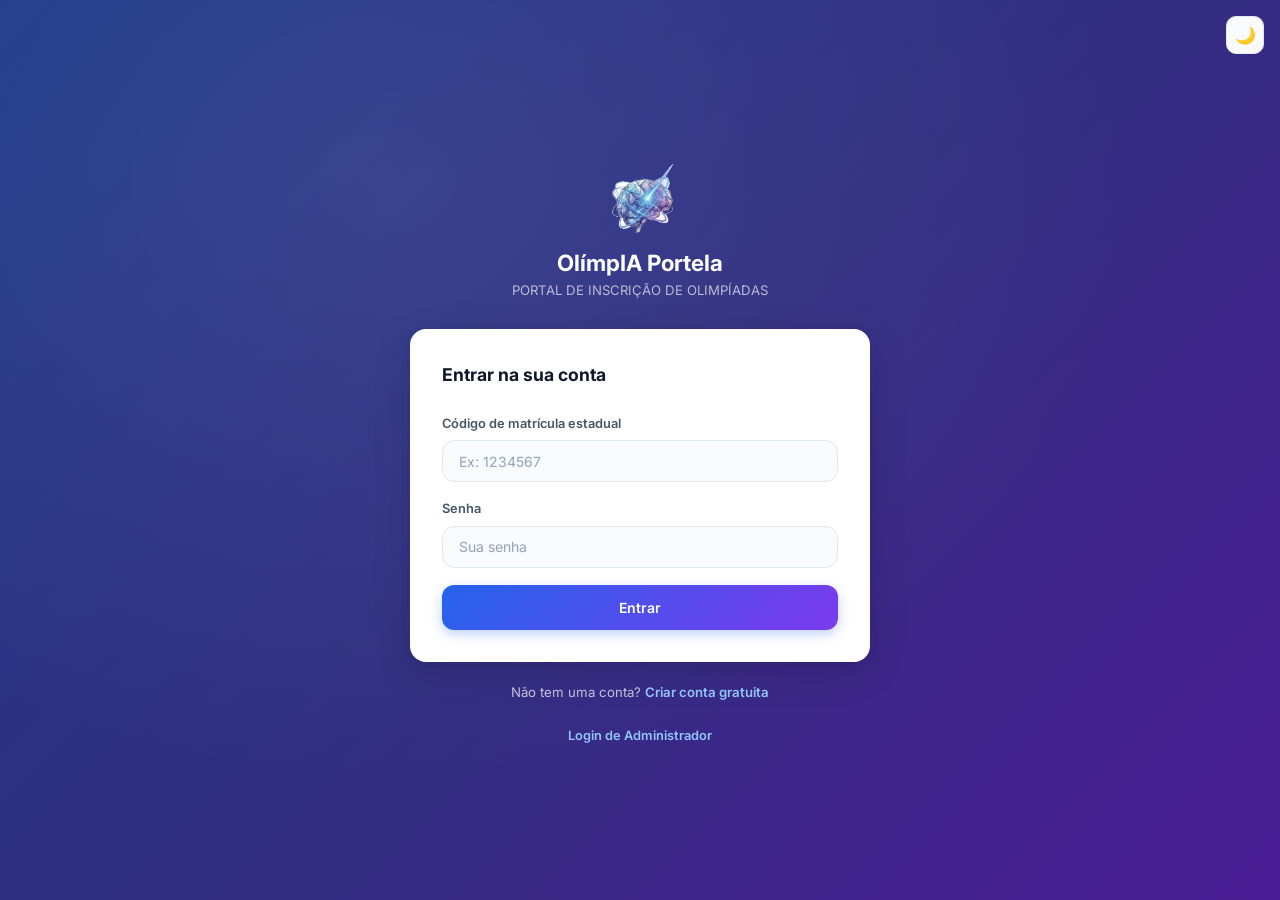
<file: index.html>
<!DOCTYPE html>
<html lang="pt-BR">
<head>
  <meta charset="UTF-8" />
  <meta name="viewport" content="width=device-width, initial-scale=1.0" />
  <title>OlímpIA Portela — Início</title>
  <meta name="description" content="Confira e inscreva-se nas olimpíadas disponíveis para alunos da rede pública estadual." />
  <link rel="stylesheet" href="style.css?v=1.2" />
  <script>try{var t=localStorage.getItem('olimpiadas_theme');if(t==='dark'||(!t&&matchMedia('(prefers-color-scheme: dark)').matches))document.documentElement.setAttribute('data-theme','dark');}catch(e){}</script>
</head>
<body class="app-page">

  <a href="#main-content" class="skip-link">Pular para o conteúdo principal</a>

  <!-- Header -->
  <header class="app-header" role="banner">
    <div class="header-inner">
      <div class="brand">
        <div class="brand-icon" style="background: transparent; display: flex; align-items: center; justify-content: center; width: 40px; height: 40px; overflow: hidden;" role="img" aria-label="OlímpIA Portela"><img src="logo.png" alt="" style="width: 90%; height: 90%; object-fit: contain;" /></div>
        <div>
          <div class="brand-name">OlímpIA Portela</div>
          <div class="brand-sub">PORTAL DE INSCRIÇÃO DE OLIMPÍADAS</div>
        </div>
      </div>
      <div class="header-right">
        <div class="user-info">
          <div class="user-label">Olá,</div>
          <div class="user-name" id="user-name">Carregando...</div>
        </div>
        <button class="btn-admin" id="btn-admin" style="display:none" aria-label="Checar pedidos de inscrição">
          📋 Checar pedidos <span class="badge-count" id="badge-count" aria-hidden="true"></span>
        </button>
        <button class="btn-logout" id="btn-logout" aria-label="Sair da conta">⬅ Sair</button>
        <button class="theme-toggle" onclick="toggleTheme()" aria-label="Mudar para tema escuro">🌙</button>
      </div>
    </div>
  </header>

  <!-- Hero -->
  <section class="hero">
    <div class="hero-inner">
      <div class="hero-text">
        <h1>OlímpIA Portela</h1>
        <p>Conectando estudantes ao universo das olimpíadas acadêmicas.</p>
      </div>
      <div class="stats">
        <div class="stat-chip">
          <span class="stat-val" id="total-count">24</span>
          <span class="stat-lbl">Olimpíadas</span>
        </div>
        <div class="stat-chip">
          <span class="stat-val" id="enrolled-count">0</span>
          <span class="stat-lbl">Suas inscrições</span>
        </div>
      </div>
    </div>
  </section>

  <!-- Legend -->
  <div class="legend" aria-label="Legenda dos status">
    <span class="legend-label">Status:</span>
    <span class="legend-item open">Inscrições abertas</span>
    <span class="legend-item ongoing">Em andamento</span>
    <span class="legend-item closed">Inscrições fechadas</span>
    <span class="legend-item finished">Encerrada</span>
  </div>

  <!-- Controls -->
  <div class="controls" role="search" aria-label="Filtros e busca">
    <div class="search-wrap">
      <span class="search-icon" aria-hidden="true">🔍</span>
      <input type="search" id="search-input" placeholder="Buscar por nome ou sigla..." aria-label="Buscar olimpíadas" />
    </div>
    <label for="area-filter" class="sr-only">Filtrar por área</label>
    <select class="filter" id="area-filter">
      <option value="">Todas as áreas</option>
    </select>
    <label for="status-filter" class="sr-only">Filtrar por status</label>
    <select class="filter" id="status-filter">
      <option value="">Todos os status</option>
    </select>
  </div>

  <!-- Admin Panel -->
  <section class="admin-panel" id="admin-panel" style="display:none" aria-labelledby="admin-title" role="region">
    <div class="admin-header">
      <h2 id="admin-title">📋 Pedidos de Inscrição</h2>
      <button class="btn-close" id="btn-close-panel" aria-label="Fechar painel de administração">✕ Fechar</button>
    </div>
    <div class="admin-filters">
      <select id="admin-olympiad-filter">
        <option value="">Todas as olimpíadas</option>
      </select>
      <button class="btn-export" id="btn-export-csv">📥 Exportar CSV</button>
    </div>
    <div class="admin-table-wrap">
      <table class="admin-table" id="admin-table">
        <thead>
          <tr>
            <th>Aluno</th>
            <th>Matrícula</th>
            <th>E-mail</th>
            <th>DataNasc</th>
            <th>Sexo</th>
            <th>Olimpíada</th>
            <th>DataInscrição</th>
            <th>Status</th>
            <th>Ação</th>
          </tr>
        </thead>
        <tbody id="admin-tbody"></tbody>
      </table>
    </div>
    <div class="admin-empty" id="admin-empty" style="display:none">Nenhum pedido de inscrição encontrado.</div>
  </section>

  <!-- Grid -->
  <main class="grid-wrap" id="main-grid">
    <div class="grid-label" id="grid-label" aria-live="polite">24 olimpíadas encontradas</div>
    <div class="grid" id="olympiads-grid" role="list" aria-label="Lista de olimpíadas"></div>
  </main>

  <script src="auth.js"></script>
  <script src="app.js"></script>
</body>
</html>
</file>
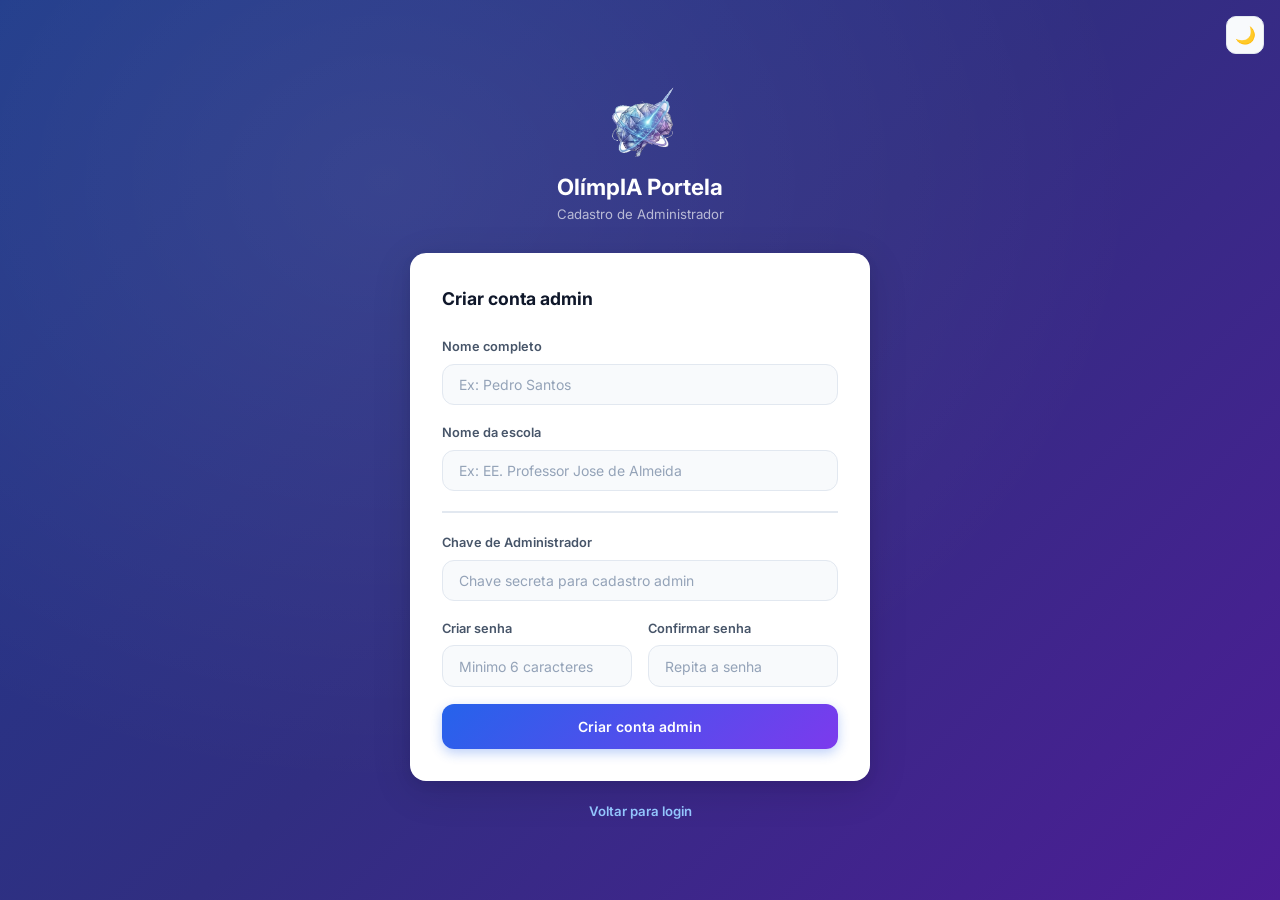
<file: cadastro-admin.html>
<!DOCTYPE html>
<html lang="pt-BR">
<head>
  <meta charset="UTF-8" />
  <meta name="viewport" content="width=device-width, initial-scale=1.0" />
  <title>Cadastro Admin — OlímpIA Portela</title>
  <meta name="description" content="Crie conta de administrador para gerenciar inscricoes." />
  <link rel="stylesheet" href="style.css?v=1.2" />
  <script>try{var t=localStorage.getItem('olimpiadas_theme');if(t==='dark'||(!t&&matchMedia('(prefers-color-scheme: dark)').matches))document.documentElement.setAttribute('data-theme','dark');}catch(e){}</script>
</head>
<body class="auth-page">
  <button class="theme-toggle theme-toggle-fixed" onclick="toggleTheme()" aria-label="Mudar para tema escuro">🌙</button>
  <div class="auth-wrap">
    <div class="auth-logo">
      <div class="logo-icon" style="width: 80px; height: 80px; background: transparent; display: flex; align-items: center; justify-content: center; margin: 0 auto 0.875rem; overflow: hidden;"><img src="logo.png" alt="Logo OlímpIA Portela" style="width: 100%; height: 100%; object-fit: contain;" /></div>
      <h1>OlímpIA Portela</h1>
      <p>Cadastro de Administrador</p>
    </div>

    <div class="auth-card">
      <h2>Criar conta admin</h2>

      <div id="alert" class="alert" role="alert"></div>

      <form id="form-admin" novalidate>
        <div class="form-group">
          <label for="nome">Nome completo</label>
          <input type="text" id="nome" placeholder="Ex: Pedro Santos" autocomplete="name" />
          <div class="err" id="err-nome">Informe o nome completo.</div>
        </div>

        <div class="form-group">
          <label for="escola">Nome da escola</label>
          <input type="text" id="escola" placeholder="Ex: EE. Professor Jose de Almeida" autocomplete="off" />
          <div class="err" id="err-escola">Informe o nome da escola.</div>
        </div>

        <div class="divider"></div>

        <div class="form-group">
          <label for="admin-key">Chave de Administrador</label>
          <input type="password" id="admin-key" placeholder="Chave secreta para cadastro admin" autocomplete="off" />
          <div class="err" id="err-admin-key">Informe a chave de administrador.</div>
        </div>

        <div class="form-row">
          <div class="form-group">
            <label for="senha">Criar senha</label>
            <input type="password" id="senha" placeholder="Minimo 6 caracteres" autocomplete="new-password" />
            <div class="err" id="err-senha">A senha deve ter pelo menos 6 caracteres.</div>
          </div>
          <div class="form-group">
            <label for="confirma">Confirmar senha</label>
            <input type="password" id="confirma" placeholder="Repita a senha" autocomplete="new-password" />
            <div class="err" id="err-confirma">As senhas nao coincidem.</div>
          </div>
        </div>

        <button type="submit" class="btn btn-primary" id="btn-submit">Criar conta admin</button>
      </form>
    </div>

    <div class="auth-footer">
      <a href="login.html">Voltar para login</a>
    </div>
  </div>

  <script src="auth.js"></script>
  <script>
    if (getCurrentUser()) window.location.href = 'index.html';

    const form = document.getElementById('form-admin');
    const alert = document.getElementById('alert');

    function showAlert(msg, type = 'error') {
      alert.className = 'alert alert-' + type + ' show';
      alert.textContent = msg;
    }
    function hideAlert() { alert.className = 'alert'; }

    function setErr(id, show) {
      const input = document.getElementById(id);
      const err = document.getElementById('err-' + id);
      if (input) input.classList.toggle('is-error', show);
      if (err) err.classList.toggle('show', show);
    }

    form.addEventListener('submit', async e => {
      e.preventDefault();
      hideAlert();

      const nome = document.getElementById('nome').value.trim();
      const escola = document.getElementById('escola').value.trim();
      const adminKey = document.getElementById('admin-key').value;
      const senha = document.getElementById('senha').value;
      const confirma = document.getElementById('confirma').value;

      let ok = true;
      setErr('nome', !nome) && (ok = false);
      setErr('escola', !escola) && (ok = false);
      setErr('admin-key', !adminKey) && (ok = false);
      setErr('senha', senha.length < 6) && (ok = false);
      setErr('confirma', senha !== confirma) && (ok = false);

      if (!ok) return;

      const btn = document.getElementById('btn-submit');
      btn.disabled = true;
      btn.innerHTML = '<div style="width:18px;height:18px;border:2px solid rgba(255,255,255,.3);border-top-color:#fff;border-radius:50%;animation:spin .7s linear infinite"></div> Criando conta...';

      const result = await registerAdmin({ nomeCompleto: nome, nomeEscola: escola, senha: senha, adminKey: adminKey });

      if (!result.success) {
        showAlert(result.error);
        btn.disabled = false;
        btn.textContent = 'Criar conta admin';
      } else {
        showAlert('Conta admin criada com sucesso! Redirecionando...', 'success');
        setTimeout(() => window.location.href = 'index.html', 1200);
      }
    });

    ['nome', 'escola', 'admin-key', 'senha', 'confirma'].forEach(id => {
      const el = document.getElementById(id);
      if (el) el.addEventListener('input', () => setErr(id, false));
    });
  </script>
  <style>@keyframes spin { to { transform: rotate(360deg); } }</style>
</body>
</html>
</file>
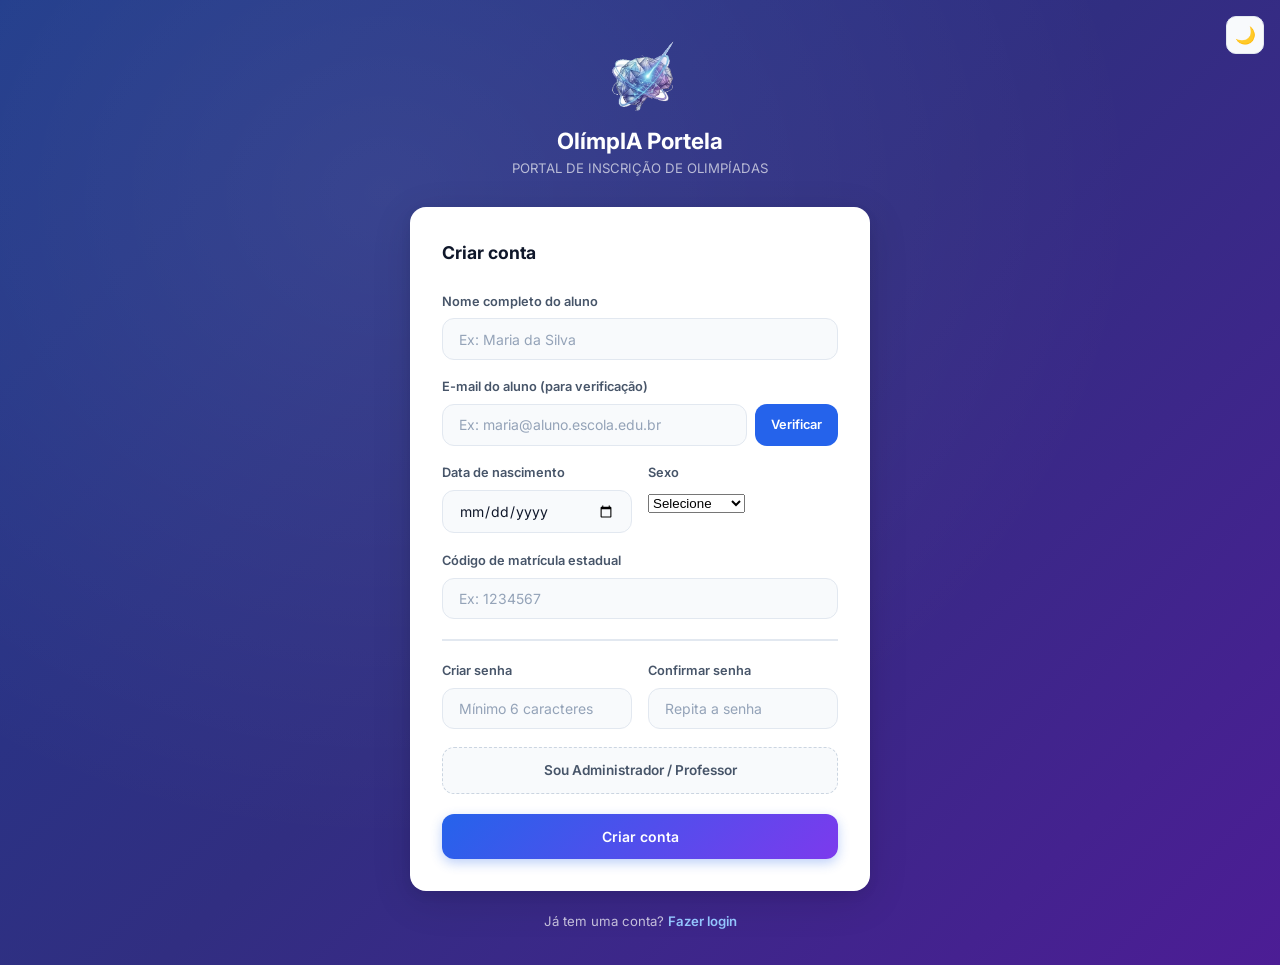
<file: cadastro.html>
<!DOCTYPE html>
<html lang="pt-BR">
<head>
  <meta charset="UTF-8" />
  <meta name="viewport" content="width=device-width, initial-scale=1.0" />
  <title>Cadastro — OlímpIA Portela</title>
  <meta name="description" content="Crie sua conta para se inscrever nas olimpíadas da rede pública estadual." />
  <link rel="stylesheet" href="style.css?v=1.2" />
  <script>try{var t=localStorage.getItem('olimpiadas_theme');if(t==='dark'||(!t&&matchMedia('(prefers-color-scheme: dark)').matches))document.documentElement.setAttribute('data-theme','dark');}catch(e){}</script>
</head>
<body class="auth-page">
  <button class="theme-toggle theme-toggle-fixed" onclick="toggleTheme()" aria-label="Mudar para tema escuro">🌙</button>
  <div class="auth-wrap">
    <div class="auth-logo">
      <div class="logo-icon" style="width: 80px; height: 80px; background: transparent; display: flex; align-items: center; justify-content: center; margin: 0 auto 0.875rem; overflow: hidden;"><img src="logo.png" alt="Logo OlímpIA Portela" style="width: 100%; height: 100%; object-fit: contain;" /></div>
      <h1>OlímpIA Portela</h1>
      <p>PORTAL DE INSCRIÇÃO DE OLIMPÍADAS</p>
    </div>

    <div class="auth-card">
      <h2>Criar conta</h2>

      <div id="alert" class="alert" role="alert"></div>

      <form id="form-cadastro" novalidate>
        <div class="form-group">
          <label for="nome">Nome completo do aluno</label>
          <input type="text" id="nome" placeholder="Ex: Maria da Silva" autocomplete="name" />
          <div class="err" id="err-nome">Informe seu nome completo.</div>
        </div>

        <div class="form-group">
          <label for="email">E-mail do aluno (para verificação)</label>
          <div class="email-verify-wrap">
            <input type="email" id="email" placeholder="Ex: maria@aluno.escola.edu.br" autocomplete="email" />
            <button type="button" class="btn-verify-email" id="btn-verify-email">Verificar</button>
          </div>
          <div class="err" id="err-email">Informe um e-mail válido.</div>
        </div>

        <div class="form-group email-code-group" id="email-code-group" style="display:none">
          <label for="email-code">Código de verificação enviado para <span id="email-display"></span></label>
          <div class="email-verify-wrap">
            <input type="text" id="email-code" placeholder="Digite o código de 6 dígitos" maxlength="6" />
            <button type="button" class="btn-verify-email" id="btn-confirm-code">Confirmar</button>
          </div>
          <div class="err" id="err-email-code">Código inválido.</div>
          <button type="button" class="btn-resend-code" id="btn-resend-code">Reenviar código</button>
        </div>

        <div class="email-verified" id="email-verified" style="display:none">
          ✓ E-mail verificado com sucesso!
        </div>

        <div class="form-row">
          <div class="form-group">
            <label for="nascimento">Data de nascimento</label>
            <input type="date" id="nascimento" />
            <div class="err" id="err-nascimento">Informe a data de nascimento.</div>
          </div>
          <div class="form-group">
            <label for="sexo">Sexo</label>
            <select id="sexo">
              <option value="">Selecione</option>
              <option value="masculino">Masculino</option>
              <option value="feminino">Feminino</option>
              <option value="nao_definido">Não definido</option>
            </select>
            <div class="err" id="err-sexo">Informe seu sexo.</div>
          </div>
        </div>

        <div class="form-group">
          <label for="matricula">Código de matrícula estadual</label>
          <input type="text" id="matricula" placeholder="Ex: 1234567" maxlength="7" autocomplete="off" />
          <div class="err" id="err-matricula">Informe um código de matrícula de exatamente 7 dígitos.</div>
        </div>

        <div class="divider"></div>

        <div class="form-row">
          <div class="form-group">
            <label for="senha">Criar senha</label>
            <input type="password" id="senha" placeholder="Mínimo 6 caracteres" autocomplete="new-password" />
            <div class="err" id="err-senha">A senha deve ter pelo menos 6 caracteres.</div>
          </div>
          <div class="form-group">
            <label for="confirma">Confirmar senha</label>
            <input type="password" id="confirma" placeholder="Repita a senha" autocomplete="new-password" />
            <div class="err" id="err-confirma">As senhas não coincidem.</div>
          </div>
        </div>

        <div class="form-group" style="margin-bottom: 20px;">
          <a href="cadastro-admin.html" class="btn btn-admin-link">
            Sou Administrador / Professor
          </a>
        </div>

        <button type="submit" class="btn btn-primary" id="btn-submit">Criar conta</button>
      </form>
    </div>

    <div class="auth-footer">
      Já tem uma conta? <a href="login.html">Fazer login</a>
    </div>
  </div>

  <script src="auth.js"></script>
  <script>
    // Redirect if already logged in
    if (getCurrentUser()) window.location.href = 'index.html';

    let emailVerified = false;
    let verificationCode = '';
    let emailPending = '';
    let cooldownTimer = null;

    const form = document.getElementById('form-cadastro');
    const alert = document.getElementById('alert');

    function showAlert(msg, type = 'error') {
      alert.className = `alert alert-${type} show`;
      alert.textContent = msg;
    }
    function hideAlert() { alert.className = 'alert'; }

    function setErr(id, show) {
      const input = document.getElementById(id);
      const err   = document.getElementById('err-' + id);
      input.classList.toggle('is-error', show);
      err.classList.toggle('show', show);
    }

    function isValidEmail(e) {
      return /^[^\s@]+@[^\s@]+\.(edu\.br|[a-z]{2,})$/.test(e);
    }

    function generateCode() {
      return Math.floor(100000 + Math.random() * 900000).toString();
    }

    async function solicitarCodigoNaAPI(email) {
      try {
        const res = await fetch(API_URL, {
          method: 'POST',
          body: JSON.stringify({ action: 'enviarCodigo', email })
        });
        return await res.json();
      } catch (err) {
        console.warn('API de verificação indisponível:', err);
        return null;
      }
    }

    async function confirmarCodigoNaAPI(email, codigo) {
      try {
        const res = await fetch(API_URL, {
          method: 'POST',
          body: JSON.stringify({ action: 'verificarCodigo', email, codigo })
        });
        return await res.json();
      } catch (err) {
        console.warn('API de verificação indisponível:', err);
        return null;
      }
    }

    async function verifyEmailExists(email) {
      try {
        const res = await fetch('https://email-verifier-api.replit.app/verify', {
          method: 'POST',
          headers: { 'Content-Type': 'application/json' },
          body: JSON.stringify({ email: email })
        });
        const data = await res.json();
        return data.valid || data.status === 'deliverable';
      } catch (err) {
        console.warn('API de verificação indisponível, pulando verificação:', err);
        return true;
      }
    }

    document.getElementById('btn-verify-email').addEventListener('click', async () => {
      const emailInput = document.getElementById('email');
      const email = emailInput.value.trim();
      
      if (!email || !isValidEmail(email)) {
        setErr('email', true);
        return;
      }
      
      const btn = document.getElementById('btn-verify-email');
      btn.disabled = true;
      btn.textContent = 'Verificando...';
      
      if (typeof apiConfigurada !== 'undefined' && apiConfigurada()) {
        const result = await solicitarCodigoNaAPI(email);
        
        if (result && result.ok) {
          emailPending = email;
          verificationCode = '';
          
          document.getElementById('email-code-group').style.display = 'block';
          document.getElementById('email-display').textContent = email;
          btn.textContent = 'Verificar';
          showAlert('Código enviado para ' + email + '! Verifique sua caixa de entrada.', 'success');
        } else {
          showAlert(result?.erro || 'Erro ao enviar código. Tente novamente.');
          btn.disabled = false;
          btn.textContent = 'Verificar';
        }
      } else {
        const isValid = await verifyEmailExists(email);
        
        if (!isValid) {
          showAlert('E-mail inválido ou inexistente. Verifique e tente novamente.');
          btn.disabled = false;
          btn.textContent = 'Verificar';
          return;
        }
        
        verificationCode = generateCode();
        emailPending = email;
        
        console.log('Código de verificação:', verificationCode);
        
        document.getElementById('email-code-group').style.display = 'block';
        document.getElementById('email-display').textContent = email;
        btn.textContent = 'Verificar';
        showAlert('Código de verificação enviado! (Simulação: ' + verificationCode + ')', 'success');
      }
    });

    document.getElementById('btn-confirm-code').addEventListener('click', async () => {
      const inputCode = document.getElementById('email-code').value.trim();
      
      if (typeof apiConfigurada !== 'undefined' && apiConfigurada() && emailPending) {
        const result = await confirmarCodigoNaAPI(emailPending, inputCode);
        
        if (result && result.ok) {
          emailVerified = true;
          document.getElementById('email-code-group').style.display = 'none';
          document.getElementById('email-verified').style.display = 'block';
          document.getElementById('email').readOnly = true;
          document.getElementById('btn-verify-email').style.display = 'none';
          hideAlert();
        } else {
          setErr('email-code', true);
          showAlert(result?.erro || 'Erro ao verificar código.', 'error');
        }
      } else {
        if (inputCode === verificationCode) {
          emailVerified = true;
          document.getElementById('email-code-group').style.display = 'none';
          document.getElementById('email-verified').style.display = 'block';
          document.getElementById('email').readOnly = true;
          document.getElementById('btn-verify-email').style.display = 'none';
          hideAlert();
        } else {
          setErr('email-code', true);
        }
      }
    });

    document.getElementById('btn-resend-code').addEventListener('click', async () => {
      if (typeof apiConfigurada !== 'undefined' && apiConfigurada() && emailPending) {
        const btn = document.getElementById('btn-resend-code');
        btn.disabled = true;
        btn.textContent = 'Enviando...';
        
        const result = await solicitarCodigoNaAPI(emailPending);
        
        if (result && result.ok) {
          showAlert('Novo código enviado para ' + emailPending + '!', 'success');
          document.getElementById('email-code').value = '';
          setErr('email-code', false);
        } else {
          showAlert(result?.erro || 'Erro ao reenviar código.', 'error');
        }
        
        btn.disabled = false;
        btn.textContent = 'Reenviar código';
      } else {
        verificationCode = generateCode();
        console.log('Novo código:', verificationCode);
        showAlert('Novo código enviado! (Simulação: ' + verificationCode + ')', 'success');
        document.getElementById('email-code').value = '';
        setErr('email-code', false);
      }
    });

    form.addEventListener('submit', async e => {
      e.preventDefault();
      hideAlert();

      const nome        = document.getElementById('nome').value.trim();
      const email       = document.getElementById('email').value.trim();
      const nascimento  = document.getElementById('nascimento').value;
      const sexo        = document.getElementById('sexo').value;
      const matricula   = document.getElementById('matricula').value.trim();
      const senha       = document.getElementById('senha').value;
      const confirma    = document.getElementById('confirma').value;

      let ok = true;
      setErr('nome',        !nome)             && (ok = false);
      if (!emailVerified) { showAlert('Verifique seu e-mail primeiro.'); ok = false; }
      else if (!email || !isValidEmail(email)) { setErr('email', true); ok = false; }
      setErr('nascimento',  !nascimento)       && (ok = false);
      setErr('sexo',        !sexo)             && (ok = false);
      setErr('matricula',   !matricula || !/^\d{7}$/.test(matricula)) && (ok = false);
      setErr('senha',       senha.length < 6)  && (ok = false);
      setErr('confirma',    senha !== confirma) && (ok = false);

      if (!ok) return;

      const btn = document.getElementById('btn-submit');
      btn.disabled = true;
      btn.innerHTML = '<div class="loading-spinner" style="width:18px;height:18px;border:2px solid rgba(255,255,255,.3);border-top-color:#fff;border-radius:50%;animation:spin .7s linear infinite"></div> Criando conta...';

      const result = await register({ nomeCompleto: nome, email: email, dataNascimento: nascimento, sexo, codigoMatricula: matricula, senha, role: 'aluno' });

      if (!result.success) {
        showAlert(result.error);
        btn.disabled = false;
        btn.textContent = 'Criar conta';
      } else {
        showAlert('Conta criada com sucesso! Redirecionando...', 'success');
        setTimeout(() => window.location.href = 'index.html', 1200);
      }
    });

    // Clear errors on input
    ['nome','nascimento','sexo','matricula','senha','confirma'].forEach(id => {
      const el = document.getElementById(id);
      if(el) {
        el.addEventListener('input', () => setErr(id, false));
      }
    });
  </script>
  <style>@keyframes spin { to { transform: rotate(360deg); } }</style>
</body>
</html>
</file>
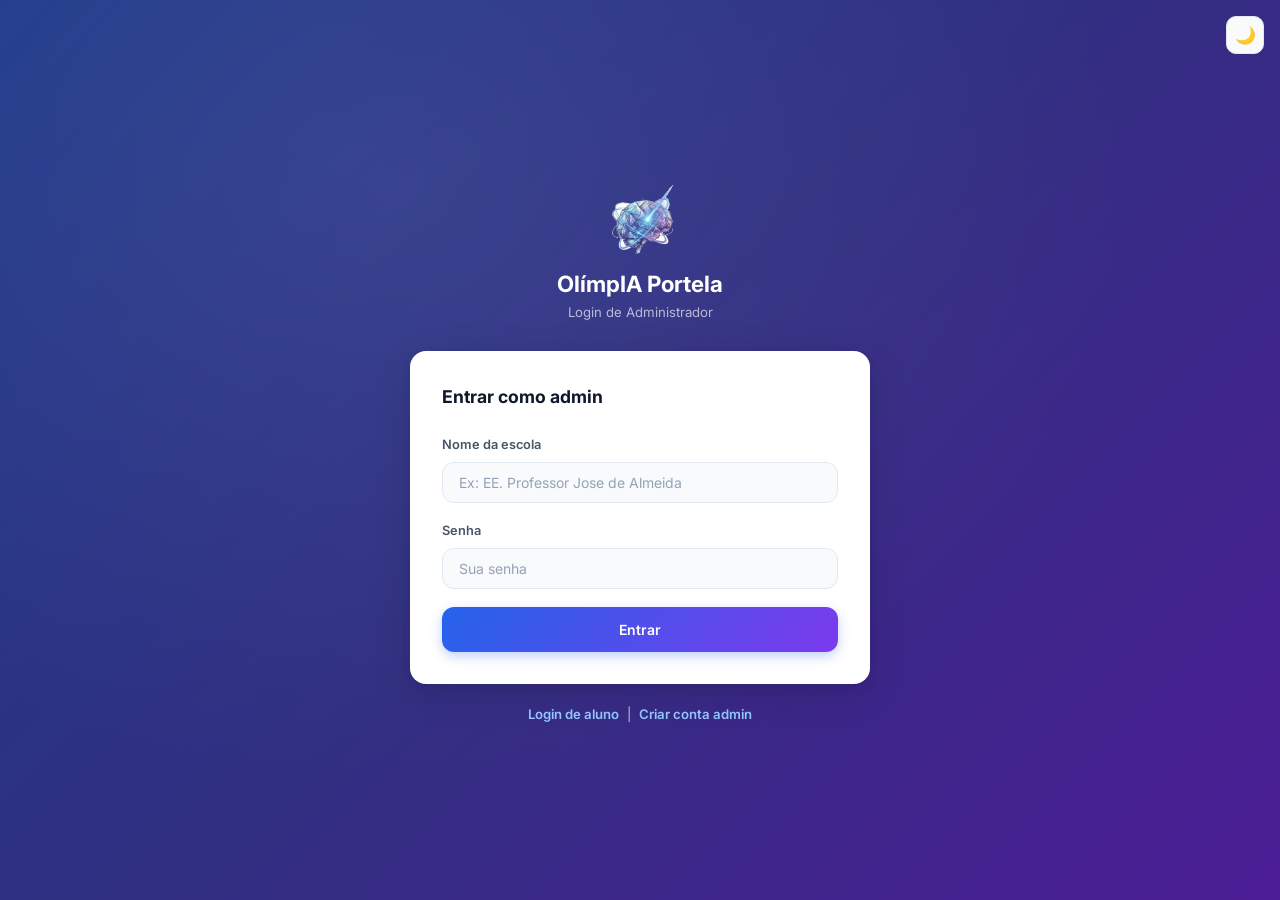
<file: login-admin.html>
<!DOCTYPE html>
<html lang="pt-BR">
<head>
  <meta charset="UTF-8" />
  <meta name="viewport" content="width=device-width, initial-scale=1.0" />
  <title>Login Admin — OlímpIA Portela</title>
  <meta name="description" content="Faça login como administrador." />
  <link rel="stylesheet" href="style.css?v=1.2" />
  <script>try{var t=localStorage.getItem('olimpiadas_theme');if(t==='dark'||(!t&&matchMedia('(prefers-color-scheme: dark)').matches))document.documentElement.setAttribute('data-theme','dark');}catch(e){}</script>
</head>
<body class="auth-page">
  <button class="theme-toggle theme-toggle-fixed" onclick="toggleTheme()" aria-label="Mudar para tema escuro">🌙</button>
  <div class="auth-wrap">
    <div class="auth-logo">
      <div class="logo-icon" style="width: 80px; height: 80px; background: transparent; display: flex; align-items: center; justify-content: center; margin: 0 auto 0.875rem; overflow: hidden;"><img src="logo.png" alt="Logo OlímpIA Portela" style="width: 100%; height: 100%; object-fit: contain;" /></div>
      <h1>OlímpIA Portela</h1>
      <p>Login de Administrador</p>
    </div>

    <div class="auth-card">
      <h2>Entrar como admin</h2>

      <div id="alert" class="alert" role="alert"></div>

      <form id="form-login" novalidate>
        <div class="form-group">
          <label for="escola">Nome da escola</label>
          <input type="text" id="escola" placeholder="Ex: EE. Professor Jose de Almeida" autocomplete="off" />
          <div class="err" id="err-escola">Informe o nome da escola.</div>
        </div>

        <div class="form-group">
          <label for="senha">Senha</label>
          <input type="password" id="senha" placeholder="Sua senha" autocomplete="current-password" />
          <div class="err" id="err-senha">Informe sua senha.</div>
        </div>

        <button type="submit" class="btn btn-primary" id="btn-submit">Entrar</button>
      </form>
    </div>

    <div class="auth-footer">
      <a href="login.html">Login de aluno</a> &nbsp;|&nbsp; <a href="cadastro-admin.html">Criar conta admin</a>
    </div>
  </div>

  <script src="auth.js"></script>
  <script>
    if (getCurrentUser()) window.location.href = 'index.html';

    const form = document.getElementById('form-login');
    const alert = document.getElementById('alert');

    function showAlert(msg, type = 'error') {
      alert.className = 'alert alert-' + type + ' show';
      alert.textContent = msg;
    }
    function setErr(id, show) {
      document.getElementById(id).classList.toggle('is-error', show);
      document.getElementById('err-' + id).classList.toggle('show', show);
    }

    form.addEventListener('submit', async e => {
      e.preventDefault();
      alert.className = 'alert';

      const escola = document.getElementById('escola').value.trim();
      const senha = document.getElementById('senha').value;

      let ok = true;
      if (!escola) { setErr('escola', true); ok = false; } else setErr('escola', false);
      if (!senha) { setErr('senha', true); ok = false; } else setErr('senha', false);
      if (!ok) return;

      const btn = document.getElementById('btn-submit');
      btn.disabled = true;
      btn.innerHTML = '<div style="width:18px;height:18px;border:2px solid rgba(255,255,255,.3);border-top-color:#fff;border-radius:50%;animation:spin .7s linear infinite"></div> Entrando...';

      const result = await loginAdmin(escola, senha);

      if (!result.success) {
        showAlert(result.error);
        btn.disabled = false;
        btn.textContent = 'Entrar';
      } else {
        showAlert('Login realizado! Redirecionando...', 'success');
        setTimeout(() => window.location.href = 'index.html', 900);
      }
    });

    ['escola', 'senha'].forEach(id => {
      document.getElementById(id).addEventListener('input', () => setErr(id, false));
    });
  </script>
  <style>@keyframes spin { to { transform: rotate(360deg); } }</style>
</body>
</html>
</file>
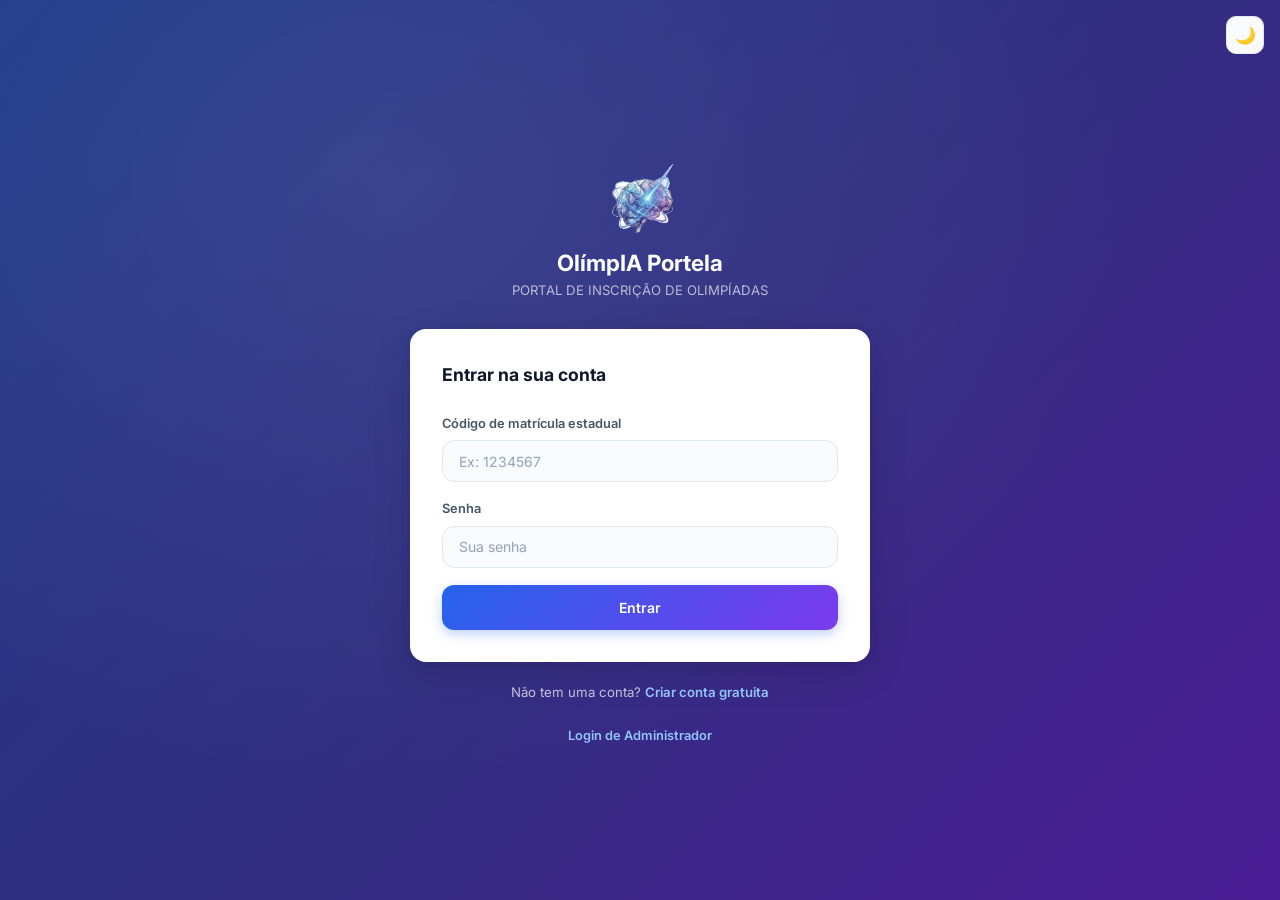
<file: login.html>
<!DOCTYPE html>
<html lang="pt-BR">
<head>
  <meta charset="UTF-8" />
  <meta name="viewport" content="width=device-width, initial-scale=1.0" />
  <title>Login — OlímpIA Portela</title>
  <meta name="description" content="Faça login para acessar as olimpíadas da rede pública estadual." />
  <link rel="stylesheet" href="style.css?v=1.2" />
  <script>try{var t=localStorage.getItem('olimpiadas_theme');if(t==='dark'||(!t&&matchMedia('(prefers-color-scheme: dark)').matches))document.documentElement.setAttribute('data-theme','dark');}catch(e){}</script>
</head>
<body class="auth-page">
  <button class="theme-toggle theme-toggle-fixed" onclick="toggleTheme()" aria-label="Mudar para tema escuro">🌙</button>
  <div class="auth-wrap">
    <div class="auth-logo">
      <div class="logo-icon" style="width: 80px; height: 80px; background: transparent; display: flex; align-items: center; justify-content: center; margin: 0 auto 0.875rem; overflow: hidden;"><img src="logo.png" alt="Logo OlímpIA Portela" style="width: 100%; height: 100%; object-fit: contain;" /></div>
      <h1>OlímpIA Portela</h1>
      <p>PORTAL DE INSCRIÇÃO DE OLIMPÍADAS</p>
    </div>

    <div class="auth-card">
      <h2>Entrar na sua conta</h2>

      <div id="alert" class="alert" role="alert"></div>

      <form id="form-login" novalidate>
        <div class="form-group">
          <label for="matricula">Código de matrícula estadual</label>
          <input type="text" id="matricula" placeholder="Ex: 1234567" maxlength="7" autocomplete="username" />
          <div class="err" id="err-matricula">Informe sua matrícula.</div>
        </div>

        <div class="form-group">
          <label for="senha">Senha</label>
          <input type="password" id="senha" placeholder="Sua senha" autocomplete="current-password" />
          <div class="err" id="err-senha">Informe sua senha.</div>
        </div>

        <button type="submit" class="btn btn-primary" id="btn-submit">Entrar</button>
      </form>
    </div>

    <div class="auth-footer">
      Não tem uma conta? <a href="cadastro.html">Criar conta gratuita</a>
      <br><br>
      <a href="login-admin.html" style="font-size:.8rem">Login de Administrador</a>
    </div>
  </div>

  <script src="auth.js"></script>
  <script>
    if (getCurrentUser()) window.location.href = 'index.html';

    const form  = document.getElementById('form-login');
    const alert = document.getElementById('alert');

    function showAlert(msg, type = 'error') {
      alert.className = `alert alert-${type} show`;
      alert.textContent = msg;
    }
    function setErr(id, show) {
      document.getElementById(id).classList.toggle('is-error', show);
      document.getElementById('err-' + id).classList.toggle('show', show);
    }

    form.addEventListener('submit', async e => {
      e.preventDefault();
      alert.className = 'alert';

      const matricula = document.getElementById('matricula').value.trim();
      const senha     = document.getElementById('senha').value;

      let ok = true;
      if (!matricula) { setErr('matricula', true); ok = false; } else setErr('matricula', false);
      if (!senha)     { setErr('senha', true);     ok = false; } else setErr('senha', false);
      if (!ok) return;

      const btn = document.getElementById('btn-submit');
      btn.disabled = true;
      btn.innerHTML = '<div style="width:18px;height:18px;border:2px solid rgba(255,255,255,.3);border-top-color:#fff;border-radius:50%;animation:spin .7s linear infinite"></div> Entrando...';

      const result = await login(matricula, senha);

      if (!result.success) {
        showAlert(result.error);
        btn.disabled = false;
        btn.textContent = 'Entrar';
      } else {
        showAlert('Login realizado! Redirecionando...', 'success');
        setTimeout(() => window.location.href = 'index.html', 900);
      }
    });

    ['matricula','senha'].forEach(id => {
      document.getElementById(id).addEventListener('input', () => setErr(id, false));
    });
  </script>
  <style>@keyframes spin { to { transform: rotate(360deg); } }</style>
</body>
</html>
</file>
<file: style.css>
@import url('https://fonts.googleapis.com/css2?family=Inter:wght@300;400;500;600;700;800&display=swap');

:root {
  --bg: #f1f5f9;
  --bg2: #e8edf3;
  --surface: #ffffff;
  --surface2: #f8fafc;
  --focus-bg: #eff6ff;
  --error-bg: #fff5f5;
  --blue: #2563eb;
  --blue-l: #3b82f6;
  --purple: #7c3aed;
  --text: #0f172a;
  --text2: #475569;
  --muted: #94a3b8;
  --border: #e2e8f0;
  --border2: #cbd5e1;
  --radius: 12px;
  --radius-lg: 16px;
  --shadow-sm: 0 1px 3px rgba(0,0,0,.06), 0 1px 2px rgba(0,0,0,.04);
  --shadow: 0 4px 16px rgba(0,0,0,.08), 0 1px 4px rgba(0,0,0,.04);
  --shadow-lg: 0 10px 40px rgba(0,0,0,.12), 0 4px 12px rgba(0,0,0,.06);
  --tr: all 0.22s cubic-bezier(0.4,0,0.2,1);

  /* Status colors */
  --s-open-bg: #dcfce7; --s-open-text: #15803d; --s-open-border: #86efac; --s-open-bar: #16a34a;
  --s-ongoing-bg: #fef9c3; --s-ongoing-text: #a16207; --s-ongoing-border: #fde047; --s-ongoing-bar: #ca8a04;
  --s-closed-bg: #f3e8ff; --s-closed-text: #6d28d9; --s-closed-border: #c4b5fd; --s-closed-bar: #7c3aed;
  --s-finished-bg: #fee2e2; --s-finished-text: #b91c1c; --s-finished-border: #fca5a5; --s-finished-bar: #dc2626;
}

/* ── DARK THEME ── */
:root[data-theme="dark"] {
  --bg: #0b1120;
  --bg2: #111827;
  --surface: #1e293b;
  --surface2: #243244;
  --focus-bg: #1e293b;
  --error-bg: #3f1d1d;
  --blue: #3b82f6;
  --blue-l: #60a5fa;
  --purple: #8b5cf6;
  --text: #f1f5f9;
  --text2: #cbd5e1;
  --muted: #94a3b8;
  --border: #334155;
  --border2: #475569;
  --shadow-sm: 0 1px 3px rgba(0,0,0,.4), 0 1px 2px rgba(0,0,0,.3);
  --shadow: 0 4px 16px rgba(0,0,0,.45), 0 1px 4px rgba(0,0,0,.3);
  --shadow-lg: 0 10px 40px rgba(0,0,0,.55), 0 4px 12px rgba(0,0,0,.35);

  /* Status colors (dark) */
  --s-open-bg: #052e16; --s-open-text: #4ade80; --s-open-border: #166534; --s-open-bar: #22c55e;
  --s-ongoing-bg: #422006; --s-ongoing-text: #facc15; --s-ongoing-border: #854d0e; --s-ongoing-bar: #eab308;
  --s-closed-bg: #2e1065; --s-closed-text: #c4b5fd; --s-closed-border: #5b21b6; --s-closed-bar: #a78bfa;
  --s-finished-bg: #450a0a; --s-finished-text: #fca5a5; --s-finished-border: #7f1d1d; --s-finished-bar: #ef4444;
}

*, *::before, *::after { margin:0; padding:0; box-sizing:border-box; }
html { scroll-behavior:smooth; }
img { max-width: 100%; height: auto; }

/* Skip link for keyboard navigation */
.skip-link {
  position: absolute; top: -40px; left: 0;
  background: var(--blue); color: white;
  padding: .5rem 1rem; z-index: 1000;
  font-weight: 600; text-decoration: none;
  transition: top .2s;
}
.skip-link:focus { top: 0; }

/* Screen reader only */
.sr-only {
  position: absolute; width: 1px; height: 1px;
  padding: 0; margin: -1px; overflow: hidden;
  clip: rect(0,0,0,0); border: 0;
}

body {
  font-family: 'Inter', system-ui, sans-serif;
  background: var(--bg);
  color: var(--text);
  min-height: 100vh;
  line-height: 1.6;
  overflow-x: hidden;
}

/* ── AUTH PAGES ── */
.auth-page {
  min-height: 100vh;
  display: flex;
  align-items: center;
  justify-content: center;
  padding: 2rem;
  background: linear-gradient(135deg, #1e3a8a 0%, #312e81 50%, #4c1d95 100%);
  position: relative;
}
.auth-page::before {
  content: '';
  position: absolute; inset: 0;
  background: radial-gradient(ellipse at 30% 20%, rgba(255,255,255,.08) 0%, transparent 60%);
  pointer-events: none;
}

.auth-wrap { width: 100%; max-width: 460px; animation: fadeUp .5s ease-out; position: relative; z-index: 1; }

.auth-logo { text-align: center; margin-bottom: 1.75rem; }
.logo-icon {
  width: 80px; height: 80px;
  background: transparent;
  display: flex; align-items: center; justify-content: center;
  margin: 0 auto 0.875rem;
  overflow: hidden;
}
.logo-icon img {
  width: 100%;
  height: 100%;
  object-fit: contain;
}
.auth-logo h1 { font-size: 1.4rem; font-weight: 700; color: white; line-height: 1.3; }
.auth-logo p  { font-size: .825rem; color: rgba(255,255,255,.65); margin-top: .2rem; }

.auth-card {
  background: var(--surface);
  border-radius: var(--radius-lg);
  padding: 2rem;
  box-shadow: var(--shadow-lg);
}
.auth-card h2 { font-size: 1.1rem; font-weight: 700; margin-bottom: 1.5rem; color: var(--text); }

/* Form */
.form-group { margin-bottom: 1.1rem; }
.form-group label { display: block; font-size: .8rem; font-weight: 600; color: var(--text2); margin-bottom: .4rem; }
.form-group input {
  width: 100%;
  background: var(--surface2);
  border: 1.5px solid var(--border);
  border-radius: var(--radius);
  padding: .7rem 1rem;
  color: var(--text);
  font-size: .875rem;
  font-family: inherit;
  transition: var(--tr);
  outline: none;
}
.form-group input:focus {
  border-color: var(--blue);
  background: var(--focus-bg);
  box-shadow: 0 0 0 3px rgba(37,99,235,.12);
}
.form-group input::placeholder { color: var(--muted); }
.form-group input.is-error { border-color: #ef4444; background: var(--error-bg); }

.email-verify-wrap { display: flex; gap: .5rem; }
.email-verify-wrap input { flex: 1; }
.btn-verify-email {
  background: var(--blue); color: white; border: none;
  padding: .7rem 1rem; border-radius: var(--radius);
  font-size: .8rem; font-weight: 600; cursor: pointer;
  font-family: inherit; white-space: nowrap;
}
.btn-verify-email:hover { background: var(--blue-l); }
.btn-verify-email:disabled { opacity: .6; cursor: not-allowed; }
.email-code-group { margin-top: .5rem; }
.btn-resend-code {
  background: none; border: none; color: var(--blue);
  font-size: .8rem; cursor: pointer; margin-top: .5rem;
  text-decoration: underline;
}
.email-verified {
  background: #f0fdf4; border: 1.5px solid #86efac;
  color: #15803d; padding: .7rem 1rem; border-radius: var(--radius);
  font-size: .85rem; font-weight: 600; margin-bottom: 1rem;
}
:root[data-theme="dark"] .email-verified { background: #052e16; border-color: #166534; color: #4ade80; }

.err { font-size: .75rem; color: #dc2626; margin-top: .3rem; display: none; }
.err.show { display: block; }

.form-row { display: grid; grid-template-columns: 1fr 1fr; gap: 1rem; }

/* Alert */
.alert {
  display: none; align-items: center; gap: .5rem;
  padding: .7rem 1rem; border-radius: 10px;
  font-size: .825rem; margin-bottom: 1.1rem;
  border: 1.5px solid;
}
.alert.show { display: flex; }
.alert-error  { background: var(--error-bg);    border-color: #fca5a5; color: #b91c1c; }
.alert-success{ background: #f0fdf4; border-color: #86efac; color: #15803d; }
:root[data-theme="dark"] .alert-error   { background: #3f1d1d; color: #fca5a5; border-color: #7f1d1d; }
:root[data-theme="dark"] .alert-success { background: #052e16; color: #4ade80; border-color: #166534; }

/* Buttons */
.btn {
  display: inline-flex; align-items: center; justify-content: center; gap: .5rem;
  padding: .75rem 1.5rem; border-radius: var(--radius);
  font-size: .875rem; font-weight: 600; font-family: inherit;
  cursor: pointer; transition: var(--tr); border: none; text-decoration: none;
}
.btn-primary {
  background: linear-gradient(135deg, var(--blue), var(--purple));
  color: #fff; width: 100%; padding: .875rem;
  box-shadow: 0 4px 12px rgba(37,99,235,.3);
}
.btn-primary:hover:not(:disabled) { transform: translateY(-1px); box-shadow: 0 6px 20px rgba(37,99,235,.38); }
.btn-primary:disabled { opacity: .6; cursor: not-allowed; }

.auth-footer { text-align: center; margin-top: 1.25rem; font-size: .825rem; color: rgba(255,255,255,.7); }
.auth-footer a { color: #93c5fd; text-decoration: none; font-weight: 600; }
.auth-footer a:hover { text-decoration: underline; }

.divider { height: 1.5px; background: var(--border); margin: 1.25rem 0; }

/* ── APP PAGE ── */
.app-page { min-height: 100vh; }

/* Header */
.app-header {
  background: var(--surface);
  border-bottom: 1.5px solid var(--border);
  position: sticky; top: 0; z-index: 100;
  box-shadow: var(--shadow-sm);
}
.header-inner {
  max-width: 1320px; margin: 0 auto;
  padding: 0 2rem;
  display: flex; align-items: center; justify-content: space-between;
  height: 66px;
}
.brand { display: flex; align-items: center; gap: .75rem; }
.brand-icon {
  width: 40px; height: 40px;
  background: transparent;
  display: flex; align-items: center; justify-content: center;
  overflow: hidden;
}
.brand-icon img {
  width: 90%;
  height: 90%;
  object-fit: contain;
}
.brand-name { font-size: .92rem; font-weight: 800; color: var(--text); }
.brand-sub  { font-size: .67rem; color: var(--muted); font-weight: 500; }

.header-right { display: flex; align-items: center; gap: 1rem; }
.user-info { text-align: right; }
.user-label { font-size: .68rem; color: var(--muted); font-weight: 500; }
.user-name  { font-size: .85rem; font-weight: 700; color: var(--text); max-width: 220px; overflow: hidden; text-overflow: ellipsis; white-space: nowrap; }

.btn-logout, .btn-admin {
  background: var(--surface2); border: 1.5px solid var(--border);
  color: var(--text2); padding: .45rem .9rem; border-radius: 9px;
  font-size: .78rem; font-weight: 600; cursor: pointer;
  transition: var(--tr); font-family: inherit; display: flex; align-items: center; gap: .4rem;
}
.btn-logout:hover { background: var(--error-bg); border-color: #fca5a5; color: #b91c1c; }
:root[data-theme="dark"] .btn-logout:hover { color: #fca5a5; border-color: #7f1d1d; }
.btn-admin { background: linear-gradient(135deg, var(--blue), var(--purple)); color: white; border: none; }
.btn-admin:hover { opacity: .9; }
.btn-check {
  display: flex; align-items: center; gap: 6px;
  padding: .4rem .85rem; border-radius: 9px;
  font-size: .775rem; font-weight: 700; font-family: inherit;
  cursor: pointer; transition: var(--tr); border: none; white-space: nowrap;
  background: linear-gradient(135deg, var(--blue), var(--purple));
  color: white; box-shadow: 0 2px 8px rgba(37,99,235,.25);
}
.btn-check:hover { transform: translateY(-1px); box-shadow: 0 4px 14px rgba(37,99,235,.35); }
.btn-admin-link {
  display: block; text-align: center; padding: .75rem;
  background: var(--surface2); border: 1.5px dashed var(--border2);
  border-radius: var(--radius); color: var(--text2);
  font-size: .85rem; font-weight: 600; text-decoration: none;
  transition: var(--tr);
}
.btn-admin-link:hover { border-color: var(--blue); color: var(--blue); background: var(--focus-bg); }
.badge-count {
  display: inline-flex; align-items: center; justify-content: center;
  min-width: 20px; height: 20px; padding: 0 6px;
  background: #dc2626; color: white; border-radius: 10px;
  font-size: .7rem; font-weight: 700;
  margin-left: 6px;
}

/* Theme toggle */
.theme-toggle {
  width: 38px; height: 38px; flex-shrink: 0;
  background: var(--surface2); border: 1.5px solid var(--border);
  color: var(--text); border-radius: 10px;
  font-size: 1.05rem; line-height: 1;
  cursor: pointer;
  display: inline-flex; align-items: center; justify-content: center;
  transition: var(--tr); font-family: inherit;
}
.theme-toggle:hover { border-color: var(--blue); transform: translateY(-1px); }
.theme-toggle-fixed { position: fixed; top: 1rem; right: 1rem; z-index: 60; }

/* Hero */
.hero {
  max-width: 1320px; margin: 0 auto;
  padding: 2.5rem 2rem 1.5rem;
}
.hero-inner {
  display: flex; align-items: center; justify-content: space-between; flex-wrap: wrap; gap: 1.5rem;
}
.hero-text h1 {
  font-size: clamp(1.4rem, 3vw, 2rem);
  font-weight: 800; line-height: 1.2; margin-bottom: .4rem; color: var(--text);
}
.hero-text p { font-size: .9rem; color: var(--text2); max-width: 500px; }

.stats { display: flex; gap: 1rem; flex-wrap: wrap; }
.stat-chip {
  background: var(--surface); border: 1.5px solid var(--border);
  border-radius: 12px; padding: .6rem 1.1rem;
  text-align: center; box-shadow: var(--shadow-sm);
}
.stat-val { font-size: 1.5rem; font-weight: 800; color: var(--blue); display: block; }
.stat-lbl { font-size: .68rem; color: var(--muted); text-transform: uppercase; letter-spacing: .06em; font-weight: 600; }

/* Legend */
.legend {
  max-width: 1320px; margin: 0 auto;
  padding: 0 2rem .75rem;
  display: flex; gap: .6rem; flex-wrap: wrap; align-items: center;
}
.legend-label { font-size: .72rem; font-weight: 700; color: var(--muted); text-transform: uppercase; letter-spacing: .06em; margin-right: .25rem; }
.legend-item {
  display: flex; align-items: center; gap: .35rem;
  font-size: .75rem; font-weight: 600; padding: .25rem .7rem;
  border-radius: 20px; border: 1.5px solid;
}
.legend-item.open     { background: var(--s-open-bg);     color: var(--s-open-text);    border-color: var(--s-open-border); }
.legend-item.ongoing  { background: var(--s-ongoing-bg);  color: var(--s-ongoing-text); border-color: var(--s-ongoing-border); }
.legend-item.closed   { background: var(--s-closed-bg);   color: var(--s-closed-text);  border-color: var(--s-closed-border); }
.legend-item.finished { background: var(--s-finished-bg); color: var(--s-finished-text);border-color: var(--s-finished-border); }

/* Controls */
.controls {
  max-width: 1320px; margin: 0 auto;
  padding: 0 2rem 1.25rem;
  display: flex; gap: .75rem; flex-wrap: wrap;
}
.search-wrap { flex: 1; min-width: 180px; position: relative; }
.search-icon { position: absolute; left: .875rem; top: 50%; transform: translateY(-50%); color: var(--muted); pointer-events: none; }
.search-wrap input {
  width: 100%;
  background: var(--surface); border: 1.5px solid var(--border); border-radius: var(--radius);
  padding: .65rem 1rem .65rem 2.6rem;
  color: var(--text); font-size: .85rem; font-family: inherit;
  outline: none; transition: var(--tr); box-shadow: var(--shadow-sm);
}
.search-wrap input:focus { border-color: var(--blue); box-shadow: 0 0 0 3px rgba(37,99,235,.1); }
.search-wrap input::placeholder { color: var(--muted); }

select.filter {
  background: var(--surface); border: 1.5px solid var(--border); border-radius: var(--radius);
  padding: .65rem 1rem; color: var(--text); font-size: .85rem; font-family: inherit;
  cursor: pointer; outline: none; transition: var(--tr); box-shadow: var(--shadow-sm);
}
select.filter:focus { border-color: var(--blue); }
select.filter option { background: var(--surface); color: var(--text); }

/* Grid */
.grid-wrap { max-width: 1320px; margin: 0 auto; padding: 0 2rem 3rem; }
.grid-label { font-size: .72rem; color: var(--muted); text-transform: uppercase; letter-spacing: .08em; margin-bottom: 1rem; font-weight: 700; }

.grid {
  display: grid;
  grid-template-columns: repeat(auto-fill, minmax(480px, 1fr));
  gap: 1rem;
}

/* ── OLYMPIAD CARD ── */
.olympiad-card {
  background: var(--surface);
  border-radius: var(--radius-lg);
  border: 1.5px solid var(--border);
  box-shadow: var(--shadow-sm);
  display: flex;
  overflow: hidden;
  transition: var(--tr);
  animation: fadeUp .35s ease-out both;
  border-left: 4px solid var(--card-bar-color, #e2e8f0);
}
.olympiad-card:hover { box-shadow: var(--shadow); transform: translateY(-2px); border-color: var(--card-bar-color, #e2e8f0); }

/* Status border colors */
.olympiad-card.status-inscricoes-abertas { --card-bar-color: var(--s-open-bar); }
.olympiad-card.status-em-andamento       { --card-bar-color: var(--s-ongoing-bar); }
.olympiad-card.status-inscricoes-fechadas{ --card-bar-color: var(--s-closed-bar); }
.olympiad-card.status-encerrada          { --card-bar-color: var(--s-finished-bar); }

/* Banner */
.card-banner {
  width: 90px;
  flex-shrink: 0;
  display: flex; align-items: stretch;
}
.card-banner img {
  width: 100%; height: 100%;
  object-fit: cover;
  display: block;
}

/* Card content */
.card-content { flex: 1; padding: 1rem 1.1rem; display: flex; flex-direction: column; gap: .45rem; min-width: 0; }

.card-top { display: flex; align-items: center; justify-content: space-between; gap: .5rem; flex-wrap: wrap; }

/* Status badge */
.status-badge {
  display: inline-flex; align-items: center; gap: .3rem;
  font-size: .68rem; font-weight: 700; padding: .2rem .65rem;
  border-radius: 20px; border: 1.5px solid; white-space: nowrap;
  letter-spacing: .02em;
}
.status-badge::before { content: ''; width: 6px; height: 6px; border-radius: 50%; background: currentColor; flex-shrink: 0; }
.status-badge.status-inscricoes-abertas  { background: var(--s-open-bg);     color: var(--s-open-text);    border-color: var(--s-open-border); }
.status-badge.status-em-andamento        { background: var(--s-ongoing-bg);  color: var(--s-ongoing-text); border-color: var(--s-ongoing-border); }
.status-badge.status-inscricoes-fechadas { background: var(--s-closed-bg);   color: var(--s-closed-text);  border-color: var(--s-closed-border); }
.status-badge.status-encerrada           { background: var(--s-finished-bg); color: var(--s-finished-text);border-color: var(--s-finished-border); }

.enrolled-badge {
  display: inline-block; padding: .25rem .75rem;
  background: #f0fdf4; color: #15803d; font-weight: 600;
  border-radius: 20px; font-size: .75rem;
}
.pending-badge {
  display: inline-block; padding: .25rem .75rem;
  background: #fff7ed; color: #c2410c; font-weight: 600;
  border-radius: 20px; font-size: .75rem;
}
:root[data-theme="dark"] .enrolled-badge { background: #052e16; color: #4ade80; }
:root[data-theme="dark"] .pending-badge { background: #422006; color: #facc15; }

.card-acronym { font-size: .72rem; font-weight: 800; color: var(--blue); letter-spacing: .05em; text-transform: uppercase; }
.card-title { font-size: .88rem; font-weight: 700; color: var(--text); line-height: 1.35; }
.card-area { display: flex; align-items: center; gap: .35rem; font-size: .775rem; color: var(--text2); font-weight: 500; }
.area-dot { width: 7px; height: 7px; border-radius: 50%; flex-shrink: 0; }

/* Meta info */
.card-meta { display: flex; gap: .5rem; flex-wrap: wrap; margin-top: .1rem; }
.meta-pill {
  display: flex; align-items: center; gap: .3rem;
  font-size: .72rem; font-weight: 600; color: var(--text2);
  background: var(--surface2); border: 1px solid var(--border);
  padding: .18rem .6rem; border-radius: 20px;
}

/* Card footer */
.card-footer {
  display: flex; align-items: center; justify-content: space-between; gap: .75rem;
  padding-top: .5rem; border-top: 1.5px solid var(--border); margin-top: auto;
}
.card-deadline { font-size: .75rem; color: var(--muted); font-weight: 500; }

.btn-enroll {
  padding: .4rem 1rem; border-radius: 9px;
  font-size: .775rem; font-weight: 700; font-family: inherit;
  cursor: pointer; transition: var(--tr); border: none; white-space: nowrap;
  background: linear-gradient(135deg, #16a34a, #15803d);
  color: white; box-shadow: 0 2px 8px rgba(22,163,74,.25);
}
.btn-enroll:hover:not(.enrolled) { transform: translateY(-1px); box-shadow: 0 4px 14px rgba(22,163,74,.35); }
.btn-enroll.enrolled {
  background: #f0fdf4; color: #15803d;
  box-shadow: none; cursor: default;
  border: 1.5px solid #86efac;
}
.btn-enroll.pending {
  background: #fff7ed; color: #c2410c;
  box-shadow: none; cursor: not-allowed;
  border: 1.5px solid #fed7aa;
}
.btn-enroll:disabled, .btn-enroll[aria-disabled="true"] {
  background: #e2e8f0; color: #94a3b8;
  box-shadow: none; cursor: not-allowed;
  border: none;
}
:root[data-theme="dark"] .btn-enroll.enrolled { background: #052e16; color: #4ade80; border-color: #166534; }
:root[data-theme="dark"] .btn-enroll.pending { background: #422006; color: #facc15; border-color: #854d0e; }
:root[data-theme="dark"] .btn-enroll:disabled, :root[data-theme="dark"] .btn-enroll[aria-disabled="true"] { background: #334155; color: #64748b; }

/* Empty */
.empty-state { grid-column: 1/-1; text-align: center; padding: 4rem 2rem; color: var(--muted); }
.empty-state .ei { font-size: 3rem; opacity: .35; margin-bottom: 1rem; }

/* Admin Panel */
.admin-panel {
  background: var(--surface);
  border-radius: var(--radius-lg);
  border: 1.5px solid var(--border);
  box-shadow: var(--shadow);
  margin: 0 2rem 2rem;
  overflow: hidden;
}
.admin-header {
  display: flex; align-items: center; justify-content: space-between;
  padding: 1.25rem 1.5rem;
  border-bottom: 1.5px solid var(--border);
  background: var(--surface2);
}
.admin-header h2 { font-size: 1.1rem; font-weight: 700; color: var(--text); }
.btn-close {
  background: none; border: none;
  color: var(--text2); font-size: 1rem; cursor: pointer;
  padding: .25rem .5rem; border-radius: 6px;
}
.btn-close:hover { background: var(--border); }
.admin-filters {
  display: flex; align-items: center; justify-content: space-between;
  padding: 1rem 1.5rem;
  border-bottom: 1.5px solid var(--border);
  gap: 1rem;
}
.admin-filters select {
  background: var(--surface2); border: 1.5px solid var(--border);
  border-radius: var(--radius); padding: .5rem .75rem;
  font-size: .85rem; font-family: inherit; color: var(--text);
  cursor: pointer;
}
.btn-export {
  background: var(--blue); color: white; border: none;
  padding: .5rem 1rem; border-radius: var(--radius);
  font-size: .8rem; font-weight: 600; cursor: pointer;
  font-family: inherit;
}
.btn-export:hover { background: var(--blue-l); }
.admin-table-wrap { overflow-x: auto; }
.admin-table {
  width: 100%; border-collapse: collapse;
  font-size: .85rem;
}
.admin-table th, .admin-table td {
  padding: .75rem 1rem; text-align: left;
  border-bottom: 1px solid var(--border);
}
.admin-table th {
  background: var(--surface2); font-weight: 600;
  color: var(--text2); text-transform: uppercase; letter-spacing: .05em; font-size: .7rem;
}
.admin-table tr:hover { background: var(--surface2); }
.admin-table td:last-child { white-space: nowrap; }
.status-badge {
  display: inline-block; padding: .2rem .6rem; border-radius: 20px;
  font-size: .7rem; font-weight: 600; text-transform: uppercase; letter-spacing: .04em;
}
.status-badge.pending { background: #fff7ed; color: #c2410c; }
.status-badge.confirmed { background: #f0fdf4; color: #15803d; }
:root[data-theme="dark"] .status-badge.pending { background: #422006; color: #facc15; }
:root[data-theme="dark"] .status-badge.confirmed { background: #052e16; color: #4ade80; }
.btn-confirm-enroll, .btn-cancel-enroll {
  padding: .3rem .7rem; border-radius: 6px; border: 1px solid var(--border);
  background: var(--surface); cursor: pointer; font-size: .75rem; margin-right: .3rem;
  transition: all .2s;
}
.btn-confirm-enroll { background: #16a34a; color: white; border-color: #16a34a; }
.btn-confirm-enroll:hover { background: #15803d; border-color: #15803d; color: white; }
.btn-remove-enroll:hover { background: var(--error-bg); border-color: #b91c1c; color: #b91c1c; }
:root[data-theme="dark"] .btn-remove-enroll:hover { color: #fca5a5; border-color: #7f1d1d; }
.btn-cancel-enroll:hover { background: #fff7ed; border-color: #c2410c; color: #c2410c; }
:root[data-theme="dark"] .btn-cancel-enroll:hover { background: #422006; color: #facc15; border-color: #854d0e; }
.admin-empty { text-align: center; padding: 3rem; color: var(--muted); }

/* Animations */
@keyframes fadeUp {
  from { opacity: 0; transform: translateY(14px); }
  to   { opacity: 1; transform: translateY(0); }
}

/* Scrollbar */
::-webkit-scrollbar { width: 6px; }
::-webkit-scrollbar-track { background: var(--bg); }
::-webkit-scrollbar-thumb { background: var(--border2); border-radius: 3px; }
::-webkit-scrollbar-thumb:hover { background: var(--muted); }

/* Responsive */
@media (max-width: 700px) {
  .auth-card { padding: 1.5rem; }
  .form-row { grid-template-columns: 1fr; }
  .header-inner { padding: 0 1rem; }
  .user-info { display: none; }
  .hero, .controls, .grid-wrap, .legend { padding-left: 1rem; padding-right: 1rem; }
  .grid { grid-template-columns: 1fr; }
  .hero-inner { flex-direction: column; }
  .stats { justify-content: flex-start; }
  .card-banner { width: 72px; }
}
@keyframes spin { to { transform: rotate(360deg); } }
</file>
